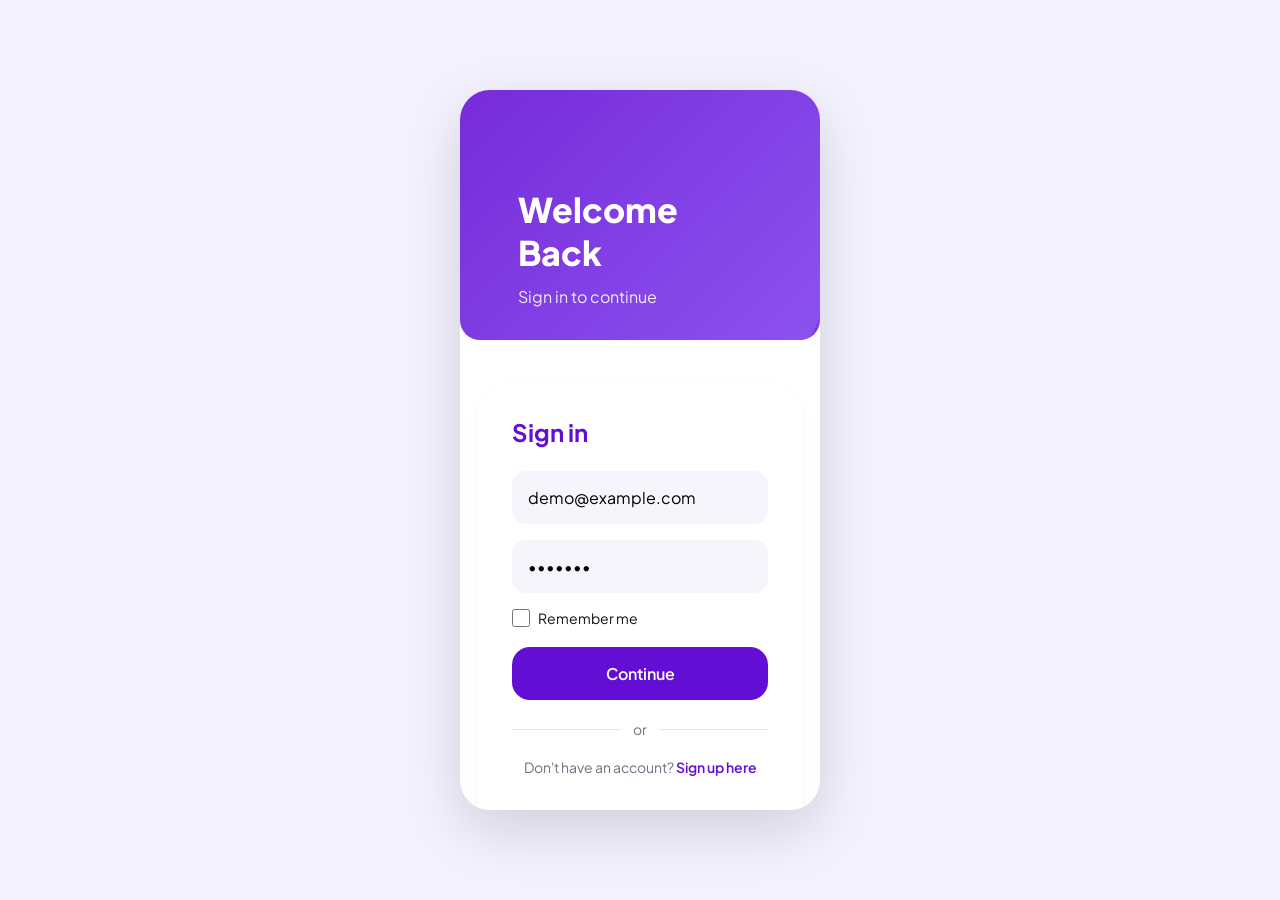
<file: index.html>
<!doctype html>
<html lang="en">
<head>
  <meta charset="utf-8" />
  <meta name="viewport" content="width=device-width,initial-scale=1" />
  <title>Expense Tracker — Dashboard</title>
  <link href="https://fonts.googleapis.com/css2?family=Plus+Jakarta+Sans:wght@400;500;600;700;800&display=swap" rel="stylesheet">
  <link href="assets/css/styles.css" rel="stylesheet">
</head>
<body class="bg-surface text-on-surface font-body-md">
  <aside class="sidebar">
    <div class="brand">
      <h1>Expense Tracker</h1>
      <p class="muted">Wealth Tracker</p>
    </div>
    <nav>
      <a href="index.html" class="nav-item active">Dashboard</a>
      <a href="goal.html" class="nav-item">Goals</a>
      <a href="spending.html" class="nav-item">Spending</a>
      <a href="settings.html" class="nav-item">Settings</a>
    </nav>
    <button id="open-add" class="cta">Add Expense</button>
  </aside>

  <header class="topbar">
    <h2>Dashboard</h2>
    <button id="mobile-menu-btn" class="mobile-menu-btn" aria-label="Menu">☰</button>
    <div class="profile">
      <div class="profile-section">
        <img id="profile-pic" class="profile-pic" alt="Profile" />
        <span id="profile-name" class="profile-name">Guest</span>
        <input id="profile-upload" type="file" accept="image/*" style="display: none;" />
        <button id="upload-btn" class="upload-btn" title="Change profile picture">Change Photo</button>
        <button id="logout-btn" class="logout-btn" title="Sign out">Logout</button>
      </div>
    </div>
  </header>

  <main class="main">
    <section class="hero card vivid-gradient">
      <div class="hero-inner">
        <p class="muted">Total Balance</p>
        <h1 id="total-balance">₹0.00</h1>
        <div class="hero-stats">
          <div class="stat">
            <p class="muted tiny">Income</p>
            <p id="total-income">₹0.00</p>
          </div>
          <div class="stat">
            <p class="muted tiny">Expenses</p>
            <p id="total-expenses">₹0.00</p>
          </div>
        </div>
      </div>
    </section>

    <section class="card salary-card">
      <div class="salary-entry">
        <div>
          <h3>Salary Tracker</h3>
          <p class="muted">Enter your latest salary amount and keep your balance accurate.</p>
          <p class="salary-summary">Current salary: <strong id="salary-value">₹0.00</strong></p>
        </div>
        <div class="salary-form">
          <input id="salary-input" type="number" min="0" placeholder="Enter salary amount" />
          <button id="save-salary" class="btn primary">Save Salary</button>
        </div>
      </div>
    </section>

    <section class="grid">
      <div class="card">
        <h3>Recent Transactions</h3>
        <div id="transactions-list"></div>
        <div class="actions-row">
          <button id="clear-all" class="btn danger" onclick="clearAllData()">Delete All</button>
          <button id="load-more" class="btn">Load More Transactions</button>
        </div>
      </div>

      <aside class="card side">
        <div class="goal-card">
          <h4>Goal: Dream Vacation</h4>
          <p class="big"><span id="goal-amount">₹1200</span> • Saved <strong id="goal-saved">₹400</strong></p>
          <div class="progress"><div id="goal-progress" class="progress-bar"></div></div>
        </div>

        <div class="spending-chart">
          <h4>Spending Trend</h4>
          <div id="chart-bars" class="bars"></div>
        </div>
      </aside>
    </section>
  </main>

  <!-- Add Expense Modal -->
  <div id="modal" class="modal hidden">
    <div class="modal-content card">
      <h3>Add Expense</h3>
      <form id="add-expense-form">
        <label>Title <input required name="title" /></label>
        <label>Amount <input required name="amount" type="number" step="0.01" /></label>
        <label>Category <select name="category"><option>Income</option><option>Food</option><option>Transport</option><option>Bills</option><option>Fun</option></select></label>
        <label>Date <input name="date" type="date" /></label>
        <div class="actions">
          <button type="submit" class="btn primary">Save</button>
          <button type="button" id="close-modal" class="btn">Cancel</button>
        </div>
      </form>
    </div>
  </div>

  <!-- Mobile Floating Add Button -->
  <button class="fab-add" data-target="modal" aria-label="Add Expense">+</button>

  <!-- Mobile navigation overlay -->
  <div id="mobile-nav" class="mobile-nav hidden">
    <nav>
      <a href="index.html">Dashboard</a>
      <a href="goal.html">Goals</a>
      <a href="spending.html">Spending</a>
      <a href="settings.html">Settings</a>
    </nav>
  </div>

  <script>
    function clearAllData(){
      if(confirm('Delete all transactions and reset your tracker?')){
        localStorage.removeItem('expense-tracker:data:v1');
        window.location.reload();
      }
    }
  </script>
  <script src="assets/js/app.js?v=2"></script>
</body>
</html>
</file>
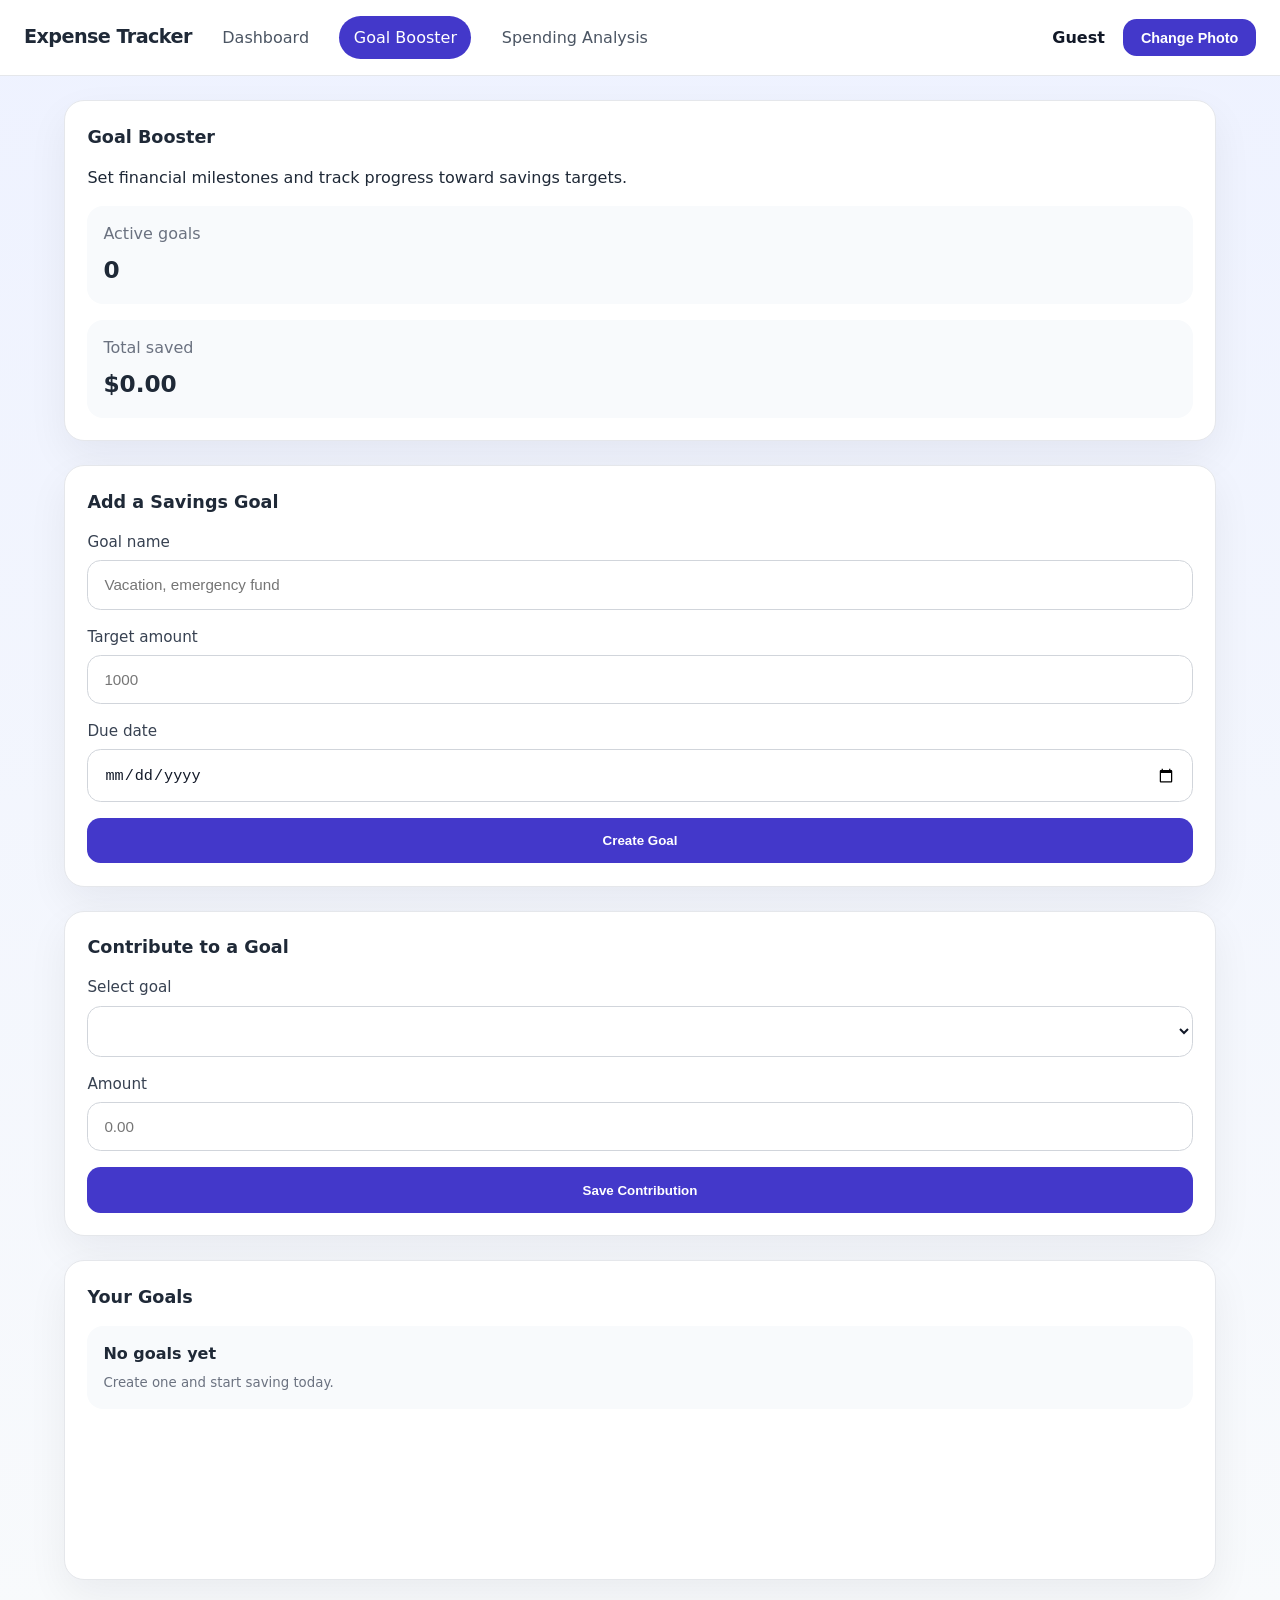
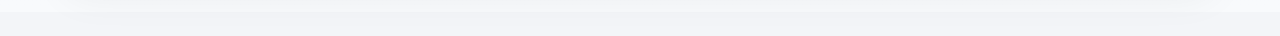
<file: goal-booster.html>
<!DOCTYPE html>
<html lang="en">
<head>
  <meta charset="UTF-8" />
  <meta name="viewport" content="width=device-width, initial-scale=1.0" />
  <title>Expense Tracker - Goal Booster</title>
  <link rel="stylesheet" href="styles.css" />
  <script defer src="script.js"></script>
</head>
<body data-page="goals">
  <header class="topbar">
    <div class="brand">Expense Tracker</div>
    <nav class="nav-links">
      <a href="index.html">Dashboard</a>
      <a href="goal-booster.html" class="active">Goal Booster</a>
      <a href="spending-analysis.html">Spending Analysis</a>
    </nav>
    <div class="profile-section">
      <img id="profile-pic" class="profile-pic" alt="Profile" />
      <span id="profile-name" class="profile-name">Guest</span>
      <input id="profile-upload" type="file" accept="image/*" style="display: none;" />
      <button id="upload-btn" class="upload-btn" title="Change profile picture">Change Photo</button>
    </div>
  </header>

  <main class="layout">
    <section class="panel summary-panel">
      <div class="panel-title">Goal Booster</div>
      <p>Set financial milestones and track progress toward savings targets.</p>
      <div class="goal-summary">
        <article>
          <span>Active goals</span>
          <strong id="active-goals-count">0</strong>
        </article>
        <article>
          <span>Total saved</span>
          <strong id="total-goal-savings">$0.00</strong>
        </article>
      </div>
    </section>

    <section class="panel">
      <div class="panel-title">Add a Savings Goal</div>
      <form id="goal-form" class="form-grid">
        <label>
          Goal name
          <input id="goal-title" type="text" placeholder="Vacation, emergency fund" required />
        </label>

        <label>
          Target amount
          <input id="goal-target" type="number" min="0" step="10" placeholder="1000" required />
        </label>

        <label>
          Due date
          <input id="goal-deadline" type="date" required />
        </label>

        <button type="submit" class="primary">Create Goal</button>
      </form>
    </section>

    <section class="panel">
      <div class="panel-title">Contribute to a Goal</div>
      <form id="contribution-form" class="form-grid">
        <label>
          Select goal
          <select id="contribution-goal"></select>
        </label>

        <label>
          Amount
          <input id="contribution-amount" type="number" min="0.01" step="0.01" placeholder="0.00" required />
        </label>

        <button type="submit" class="primary">Save Contribution</button>
      </form>
    </section>

    <section class="panel goal-panel">
      <div class="panel-title">Your Goals</div>
      <div id="goal-list" class="goal-list"></div>
    </section>
  </main>
</body>
</html>
</file>
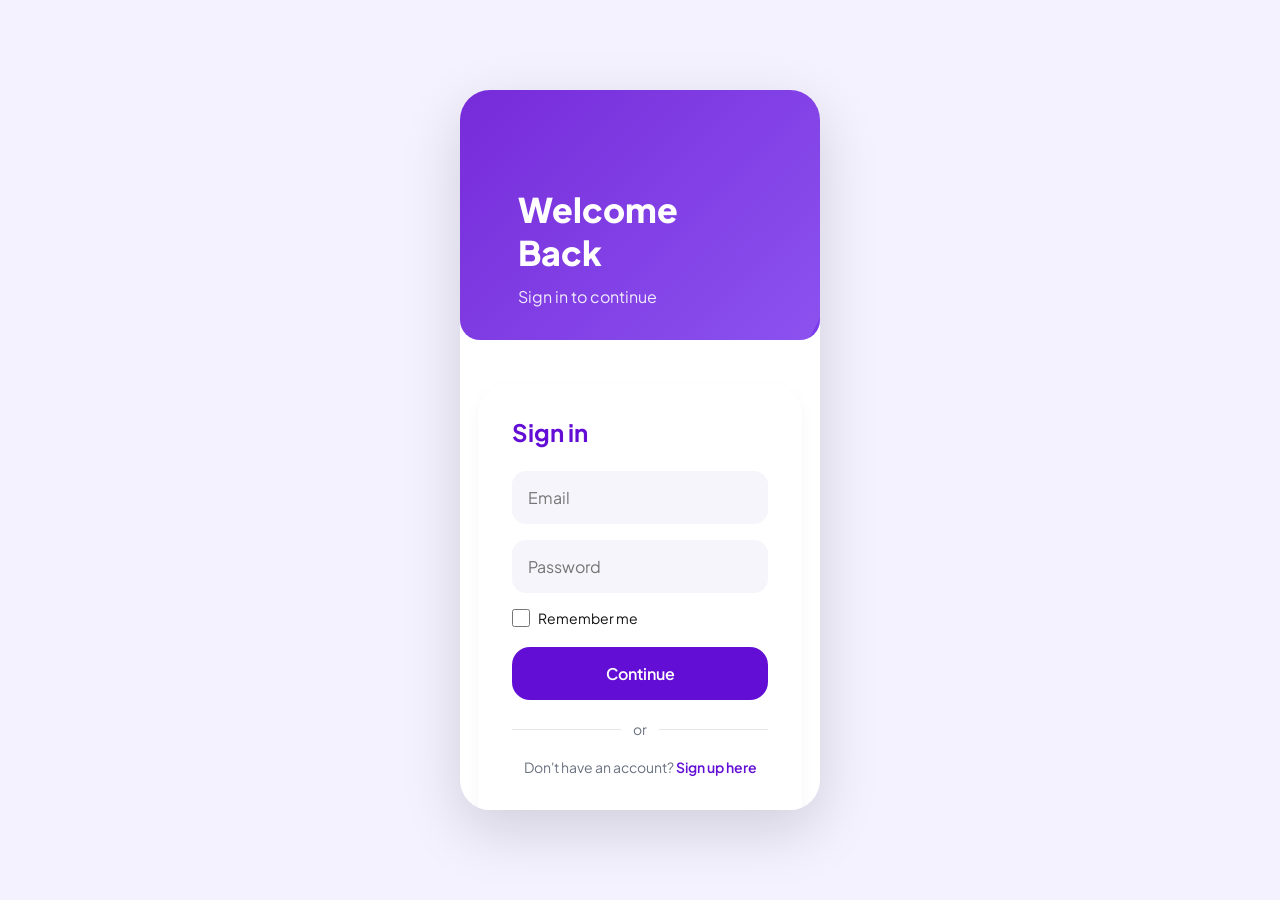
<file: goal.html>
<!doctype html>
<html lang="en">
<head>
  <meta charset="utf-8" />
  <meta name="viewport" content="width=device-width,initial-scale=1" />
  <title>Expense Tracker — Goal Booster</title>
  <link href="https://fonts.googleapis.com/css2?family=Plus+Jakarta+Sans:wght@400;500;600;700;800&display=swap" rel="stylesheet">
  <link href="assets/css/styles.css" rel="stylesheet">
</head>
<body class="bg-surface text-on-surface font-body-md">
  <aside class="sidebar">
    <div class="brand">
      <h1>Expense Tracker</h1>
      <p class="muted">Wealth Tracker</p>
    </div>
    <nav>
      <a href="index.html" class="nav-item">Dashboard</a>
      <a href="goal.html" class="nav-item active">Goals</a>
      <a href="spending.html" class="nav-item">Spending</a>
      <a href="settings.html" class="nav-item">Settings</a>
    </nav>
    <button id="open-add-2" class="cta">Add Expense</button>
  </aside>

  <header class="topbar">
    <h2>Goal Booster</h2>
    <button id="mobile-menu-btn" class="mobile-menu-btn" aria-label="Menu">☰</button>
    <div class="profile">
      <div class="profile-section">
        <img id="profile-pic" class="profile-pic" alt="Profile" />
        <span id="profile-name" class="profile-name">Guest</span>
        <input id="profile-upload" type="file" accept="image/*" style="display: none;" />
        <button id="upload-btn" class="upload-btn" title="Change profile picture">Change Photo</button>
        <button id="logout-btn" class="logout-btn" title="Sign out">Logout</button>
      </div>
    </div>
  </header>

  <main class="main">
    <section class="card p-8 goal-form-card">
      <h3>Create Your Goal</h3>
      <p class="muted">Enter your savings goal and track your progress.</p>
      <form id="goal-form" class="goal-input-form">
        <label>Goal Name <input id="goal-name-input" type="text" placeholder="e.g., Dream Vacation" required /></label>
        <label>Target Amount (₹) <input id="goal-target-input" type="number" placeholder="e.g., 50000" min="0" step="100" required /></label>
        <label>Amount Saved (₹) <input id="goal-saved-input" type="number" placeholder="e.g., 5000" min="0" step="100" /></label>
        <label>Monthly Deposit (₹) <input id="goal-monthly-input" type="number" placeholder="e.g., 600" min="0" step="50" /></label>
        <div class="goal-form-actions">
          <button type="submit" class="btn primary">Save Goal</button>
          <button type="button" id="clear-goal" class="btn outline">Clear Goal</button>
        </div>
      </form>
    </section>

    <section class="card tactile-card p-8">
      <div class="goal-hero">
        <div class="icon">✈️</div>
        <div>
          <p class="muted">Target</p>
          <h3 id="goal-title">Dream Vacation</h3>
          <p>Target: <strong id="goal-target">₹1200</strong> • Saved: <strong id="goal-saved-2">₹400</strong></p>
          <p style="margin-top: 12px; font-size: 18px; font-weight: 600; color: #333;">Months to reach: <strong id="months-to-reach" style="color: #630ed4; font-size: 22px;">1</strong></p>
          <div id="goal-celebration" class="goal-celebration">🎉 Goal reached! Time to celebrate. 🎉</div>
          <div id="goal-confetti" class="goal-confetti"></div>
        </div>
        <div class="percent"><span id="goal-percent">33%</span></div>
      </div>
      <div class="goal-advice-section">
        <h4>Goal Advice</h4>
        <p id="goal-advice" class="goal-advice">We’ll tell you how much to save and which spending to trim so you can reach your goal faster.</p>
        <p id="goal-advice-category" class="muted goal-advice-category"></p>
      </div>
    </section>

    <section class="card p-8">
      <h4>Boost Speed</h4>
      <p>Choose how fast you want to reach your destination.</p>
      <div class="boosts">
        <button id="toggle-standard" class="btn outline">Standard Track<br/><strong>₹400/mo</strong></button>
        <button id="toggle-fast" class="btn primary">Fast Track<br/><strong>₹600/mo</strong></button>
      </div>
    </section>

    <section class="card p-8">
      <label for="speed-slider">Fine-Tune Monthly Deposit</label>
      <input id="speed-slider" type="range" min="100" max="1000" step="50" value="600" />
      <div class="range-values"><span>₹100</span><span id="recommended">Recommended: ₹600</span><span>₹1,000</span></div>
      <button id="boost-now" class="btn primary">Boost Now</button>
    </section>

    <section class="card p-8">
      <h4>Save Remaining Month</h4>
      <p>Send leftover budget from this month's salary and expenses directly into the goal.</p>
      <button id="save-monthly-remains" class="btn primary">Save Month Remainder</button>
    </section>
  </main>

  <!-- reuse modal -->
  <div id="modal-2" class="modal hidden">
    <div class="modal-content card">
      <h3>Add Expense</h3>
      <form id="add-expense-form-2">
        <label>Title <input required name="title" /></label>
        <label>Amount <input required name="amount" type="number" step="0.01" /></label>
        <label>Category <select name="category"><option>Income</option><option>Food</option><option>Transport</option><option>Bills</option><option>Fun</option></select></label>
        <label>Date <input name="date" type="date" /></label>
        <div class="actions">
          <button type="submit" class="btn primary">Save</button>
          <button type="button" id="close-modal-2" class="btn">Cancel</button>
        </div>
      </form>
    </div>
  </div>

  <script src="assets/js/app.js?v=2"></script>
    <!-- Mobile Floating Add Button -->
    <button class="fab-add" data-target="modal-2" aria-label="Add Expense">+</button>
    <div id="mobile-nav" class="mobile-nav hidden">
      <nav>
        <a href="index.html">Dashboard</a>
        <a href="goal.html">Goals</a>
        <a href="spending.html">Spending</a>
        <a href="settings.html">Settings</a>
      </nav>
    </div>
</body>
</html>
</file>
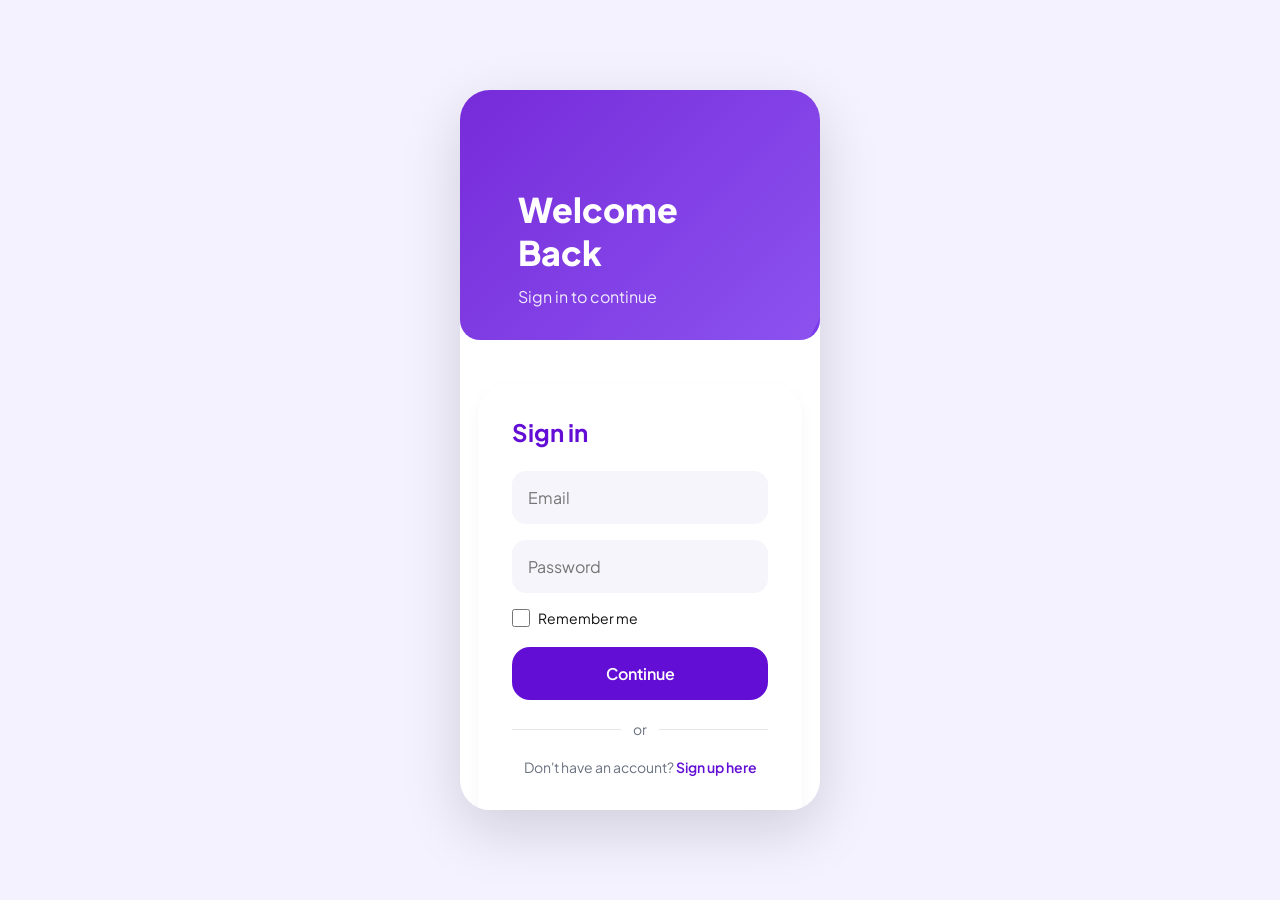
<file: login.html>
<!doctype html>
<html lang="en">
<head>
  <meta charset="utf-8" />
  <meta name="viewport" content="width=device-width,initial-scale=1" />
  <title>Expense Tracker — Login</title>
  <link href="https://fonts.googleapis.com/css2?family=Plus+Jakarta+Sans:wght@400;500;600;700;800&display=swap" rel="stylesheet">
  <link href="assets/css/styles.css" rel="stylesheet">
  <style>
    * {
      margin: 0;
      padding: 0;
      box-sizing: border-box;
    }

    body {
      background: #f4f2ff;
      height: 100vh;
      display: grid;
      place-items: center;
      font-family: 'Plus Jakarta Sans', system-ui;
    }

    .phone {
      width: 360px;
      height: 720px;
      background: white;
      border-radius: 30px;
      overflow: hidden;
      position: relative;
      box-shadow: 0 20px 60px rgba(0,0,0,.15);
    }

    .hero {
      position: absolute;
      inset: 0;
      background: linear-gradient(135deg, var(--primary), #7c3aed);
      transition: .8s cubic-bezier(.2,.8,.2,1);
    }

    .blob {
      position: absolute;
      width: 500px;
      height: 500px;
      background: rgba(255,255,255,.12);
      border-radius: 45%;
      top: -140px;
      left: -120px;
      animation: rotate 18s linear infinite;
    }

    @keyframes rotate {
      to { transform: rotate(360deg); }
    }

    .hero-content {
      color: white;
      padding: 70px 30px;
    }

    .hero h1 {
      font-size: 34px;
      font-weight: 800;
    }

    .hero p {
      margin-top: 12px;
      opacity: .9;
      font-size: 16px;
    }

    .card {
      position: absolute;
      bottom: -420px;
      left: 18px;
      right: 18px;
      background: white;
      border-radius: 32px 32px 0 0;
      padding: 34px;
      transition: .8s cubic-bezier(.2,.8,.2,1);
    }

    .card h2 {
      color: var(--primary);
      margin-bottom: 24px;
      font-size: 24px;
    }

    .input {
      width: 100%;
      padding: 16px;
      margin-bottom: 16px;
      border: none;
      background: #f5f5fb;
      border-radius: 14px;
      font-family: 'Plus Jakarta Sans', system-ui;
      font-size: 16px;
      transition: background 0.2s ease;
    }

    .input:focus {
      outline: none;
      background: #efefff;
    }

    .remember-section {
      display: flex;
      align-items: center;
      margin-bottom: 20px;
      font-size: 14px;
    }

    .remember-section input {
      width: 18px;
      height: 18px;
      margin-right: 8px;
      cursor: pointer;
    }

    .remember-section label {
      cursor: pointer;
      margin: 0;
    }

    .btn {
      width: 100%;
      padding: 16px;
      border: none;
      border-radius: 18px;
      background: var(--primary);
      color: white;
      font-size: 16px;
      font-weight: 600;
      cursor: pointer;
      transition: background 0.2s ease;
    }

    .btn:hover {
      background: #7c3aed;
    }

    .btn:active {
      transform: scale(0.98);
    }

    .divider {
      display: flex;
      align-items: center;
      margin: 20px 0;
      gap: 12px;
      color: var(--muted);
      font-size: 14px;
    }

    .divider::before,
    .divider::after {
      content: '';
      flex: 1;
      height: 1px;
      background: #e6e6e9;
    }

    .signup-link {
      text-align: center;
      margin-top: 16px;
      font-size: 14px;
      color: var(--muted);
    }

    .signup-link a {
      color: var(--primary);
      text-decoration: none;
      font-weight: 600;
      transition: opacity 0.2s ease;
    }

    .signup-link a:hover {
      opacity: 0.8;
    }

    .error-message {
      background: #f8d7da;
      color: #842029;
      padding: 12px;
      border-radius: 8px;
      margin-bottom: 16px;
      font-size: 14px;
      display: none;
    }

    .error-message.show {
      display: block;
    }

    .phone.open .hero {
      height: 250px;
    }

    .phone.open .card {
      bottom: 0;
    }
  </style>
</head>
<body>
  <div class="phone" id="phone">
    <div class="hero">
      <div class="blob"></div>
      <div class="hero-content">
        <h1>Welcome Back</h1>
        <p>Sign in to continue</p>
      </div>
    </div>

    <div class="card">
      <h2>Sign in</h2>
      
      <div class="error-message" id="error-message"></div>

      <form id="login-form">
        <input
          id="email"
          class="input"
          type="email"
          placeholder="Email"
          required />

        <input
          id="password"
          class="input"
          type="password"
          placeholder="Password"
          required />

        <div class="remember-section">
          <input id="remember" type="checkbox" />
          <label for="remember">Remember me</label>
        </div>

        <button type="submit" class="btn">Continue</button>
      </form>

      <div class="divider">or</div>

      <div class="signup-link">
        Don't have an account? <a href="register.html">Sign up here</a>
      </div>
    </div>
  </div>

  <script>
    const LOGIN_KEY = 'expenseTracker.currentUser';
    const USERS_KEY = 'expenseTracker.users';

    function getUsers() {
      const users = localStorage.getItem(USERS_KEY);
      return users ? JSON.parse(users) : [];
    }

    function saveUser(email, password) {
      const users = getUsers();
      const userExists = users.find(u => u.email === email);
      if (userExists) return false;
      users.push({ email, password, createdAt: new Date().toISOString() });
      localStorage.setItem(USERS_KEY, JSON.stringify(users));
      return true;
    }

    function verifyUser(email, password) {
      const users = getUsers();
      return users.find(u => u.email === email && u.password === password);
    }

    function setCurrentUser(email) {
      localStorage.setItem(LOGIN_KEY, JSON.stringify({ email, loginTime: new Date().toISOString() }));
    }

    function showError(message) {
      const errorDiv = document.getElementById('error-message');
      errorDiv.textContent = message;
      errorDiv.classList.add('show');
      setTimeout(() => errorDiv.classList.remove('show'), 4000);
    }

    function animateCard() {
      document.getElementById('phone').classList.add('open');
    }

    document.getElementById('login-form').addEventListener('submit', (e) => {
      e.preventDefault();
      const email = document.getElementById('email').value;
      const password = document.getElementById('password').value;
      const remember = document.getElementById('remember').checked;

      // Demo: If no users exist, auto-create demo account
      if (getUsers().length === 0) {
        saveUser('demo@example.com', 'demo123');
      }

      const user = verifyUser(email, password);
      if (!user) {
        showError('Invalid email or password');
        return;
      }

      setCurrentUser(email);
      if (remember) {
        localStorage.setItem('expenseTracker.rememberMe', 'true');
      }

      window.location.href = 'index.html';
    });

    // Check if user is already logged in
    window.addEventListener('DOMContentLoaded', () => {
      const currentUser = localStorage.getItem(LOGIN_KEY);
      if (currentUser) {
        window.location.href = 'index.html';
      }

      // Auto-fill demo credentials for testing
      const users = getUsers();
      if (users.length === 0) {
        saveUser('demo@example.com', 'demo123');
        document.getElementById('email').value = 'demo@example.com';
        document.getElementById('password').value = 'demo123';
      }

      // Trigger animation on load
      setTimeout(animateCard, 300);
    });
  </script>
</body>
</html>
</file>
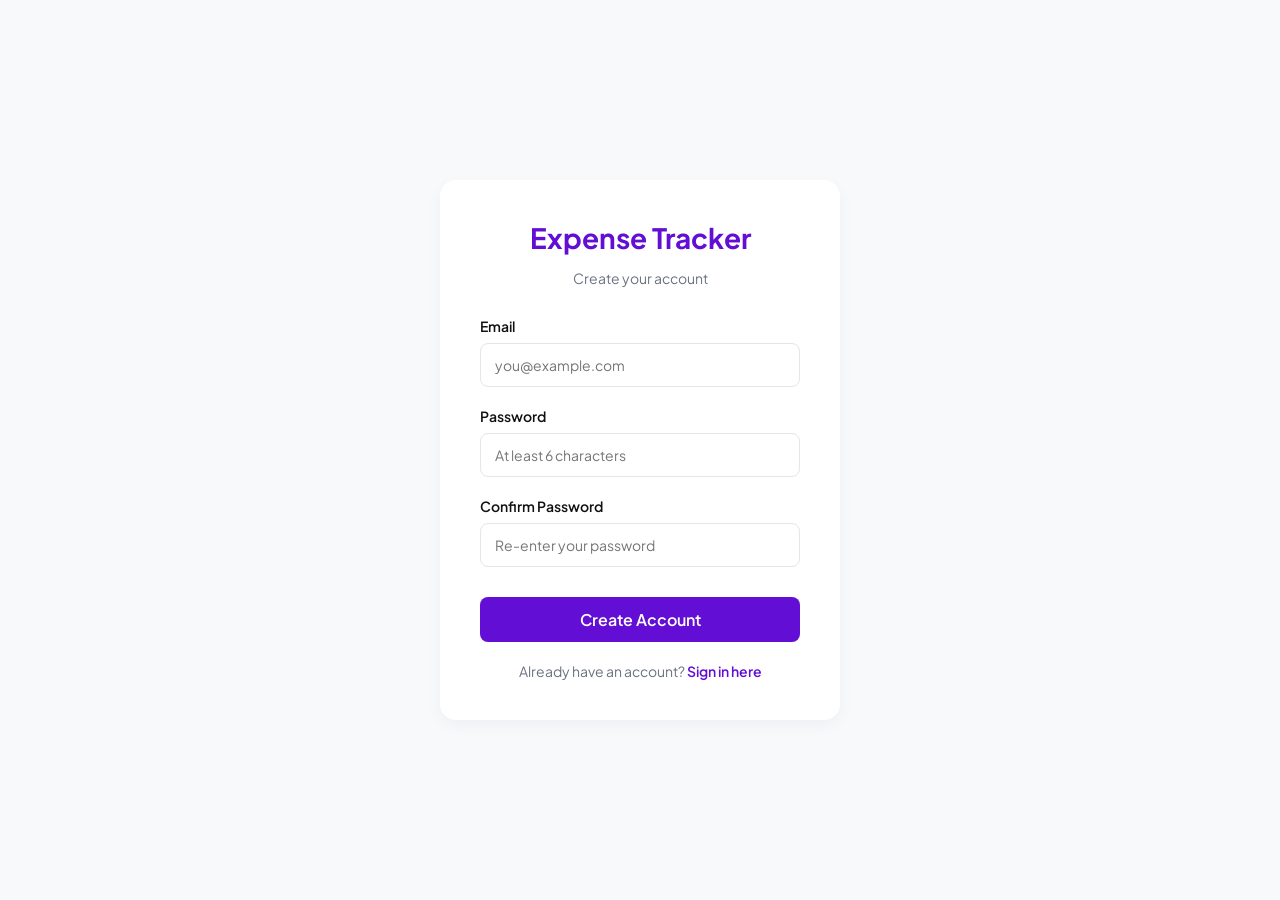
<file: register.html>
<!doctype html>
<html lang="en">
<head>
  <meta charset="utf-8" />
  <meta name="viewport" content="width=device-width,initial-scale=1" />
  <title>Expense Tracker — Register</title>
  <link href="https://fonts.googleapis.com/css2?family=Plus+Jakarta+Sans:wght@400;500;600;700;800&display=swap" rel="stylesheet">
  <link href="assets/css/styles.css" rel="stylesheet">
  <style>
    .login-container {
      display: flex;
      align-items: center;
      justify-content: center;
      min-height: 100vh;
      background: var(--bg);
    }
    .login-card {
      background: var(--surface);
      border-radius: 16px;
      box-shadow: 0 6px 16px rgba(16,24,40,0.04);
      padding: 40px;
      width: 100%;
      max-width: 400px;
    }
    .login-card h1 {
      margin: 0 0 10px;
      color: var(--primary);
      font-size: 28px;
      text-align: center;
    }
    .login-card .subtitle {
      text-align: center;
      color: var(--muted);
      margin-bottom: 30px;
      font-size: 14px;
    }
    .form-group {
      margin-bottom: 20px;
    }
    .form-group label {
      display: block;
      margin-bottom: 8px;
      font-weight: 600;
      color: #111;
      font-size: 14px;
    }
    .form-group input {
      width: 100%;
      padding: 12px 14px;
      border: 1px solid #e6e6e9;
      border-radius: 8px;
      font-size: 14px;
      font-family: 'Plus Jakarta Sans', system-ui;
      transition: border-color 0.2s ease;
    }
    .form-group input:focus {
      outline: none;
      border-color: var(--primary);
      box-shadow: 0 0 0 3px rgba(99,14,212,0.1);
    }
    .signup-btn {
      width: 100%;
      padding: 12px;
      background: var(--primary);
      color: #fff;
      border: none;
      border-radius: 8px;
      font-weight: 600;
      font-size: 16px;
      cursor: pointer;
      transition: background 0.2s ease;
      margin-top: 10px;
    }
    .signup-btn:hover {
      background: #7c3aed;
    }
    .signup-btn:active {
      transform: scale(0.98);
    }
    .login-link {
      text-align: center;
      margin-top: 20px;
      font-size: 14px;
      color: var(--muted);
    }
    .login-link a {
      color: var(--primary);
      text-decoration: none;
      font-weight: 600;
      transition: opacity 0.2s ease;
    }
    .login-link a:hover {
      opacity: 0.8;
    }
    .error-message {
      background: #f8d7da;
      color: #842029;
      padding: 12px;
      border-radius: 8px;
      margin-bottom: 20px;
      font-size: 14px;
      display: none;
    }
    .error-message.show {
      display: block;
    }
    .success-message {
      background: #d4edda;
      color: #155724;
      padding: 12px;
      border-radius: 8px;
      margin-bottom: 20px;
      font-size: 14px;
      display: none;
    }
    .success-message.show {
      display: block;
    }
  </style>
</head>
<body class="bg-surface text-on-surface font-body-md">
  <div class="login-container">
    <div class="login-card">
      <h1>Expense Tracker</h1>
      <p class="subtitle">Create your account</p>
      
      <div class="error-message" id="error-message"></div>
      <div class="success-message" id="success-message"></div>

      <form id="register-form">
        <div class="form-group">
          <label for="email">Email</label>
          <input id="email" type="email" placeholder="you@example.com" required />
        </div>

        <div class="form-group">
          <label for="password">Password</label>
          <input id="password" type="password" placeholder="At least 6 characters" minlength="6" required />
        </div>

        <div class="form-group">
          <label for="confirm-password">Confirm Password</label>
          <input id="confirm-password" type="password" placeholder="Re-enter your password" required />
        </div>

        <button type="submit" class="signup-btn">Create Account</button>
      </form>

      <div class="login-link">
        Already have an account? <a href="login.html">Sign in here</a>
      </div>
    </div>
  </div>

  <script>
    const USERS_KEY = 'expenseTracker.users';

    function getUsers() {
      const users = localStorage.getItem(USERS_KEY);
      return users ? JSON.parse(users) : [];
    }

    function saveUser(email, password) {
      const users = getUsers();
      const userExists = users.find(u => u.email === email);
      if (userExists) return false;
      users.push({ email, password, createdAt: new Date().toISOString() });
      localStorage.setItem(USERS_KEY, JSON.stringify(users));
      return true;
    }

    function showError(message) {
      const errorDiv = document.getElementById('error-message');
      errorDiv.textContent = message;
      errorDiv.classList.add('show');
      setTimeout(() => errorDiv.classList.remove('show'), 4000);
    }

    function showSuccess(message) {
      const successDiv = document.getElementById('success-message');
      successDiv.textContent = message;
      successDiv.classList.add('show');
    }

    document.getElementById('register-form').addEventListener('submit', (e) => {
      e.preventDefault();
      const email = document.getElementById('email').value;
      const password = document.getElementById('password').value;
      const confirmPassword = document.getElementById('confirm-password').value;

      if (password !== confirmPassword) {
        showError('Passwords do not match');
        return;
      }

      if (password.length < 6) {
        showError('Password must be at least 6 characters');
        return;
      }

      if (!saveUser(email, password)) {
        showError('Email already registered. Please login instead.');
        return;
      }

      showSuccess('Account created successfully! Redirecting to login...');
      setTimeout(() => {
        window.location.href = 'login.html';
      }, 1500);
    });

    // Check if user is already logged in
    window.addEventListener('DOMContentLoaded', () => {
      const currentUser = localStorage.getItem('expenseTracker.currentUser');
      if (currentUser) {
        window.location.href = 'index.html';
      }
    });
  </script>
</body>
</html>
</file>
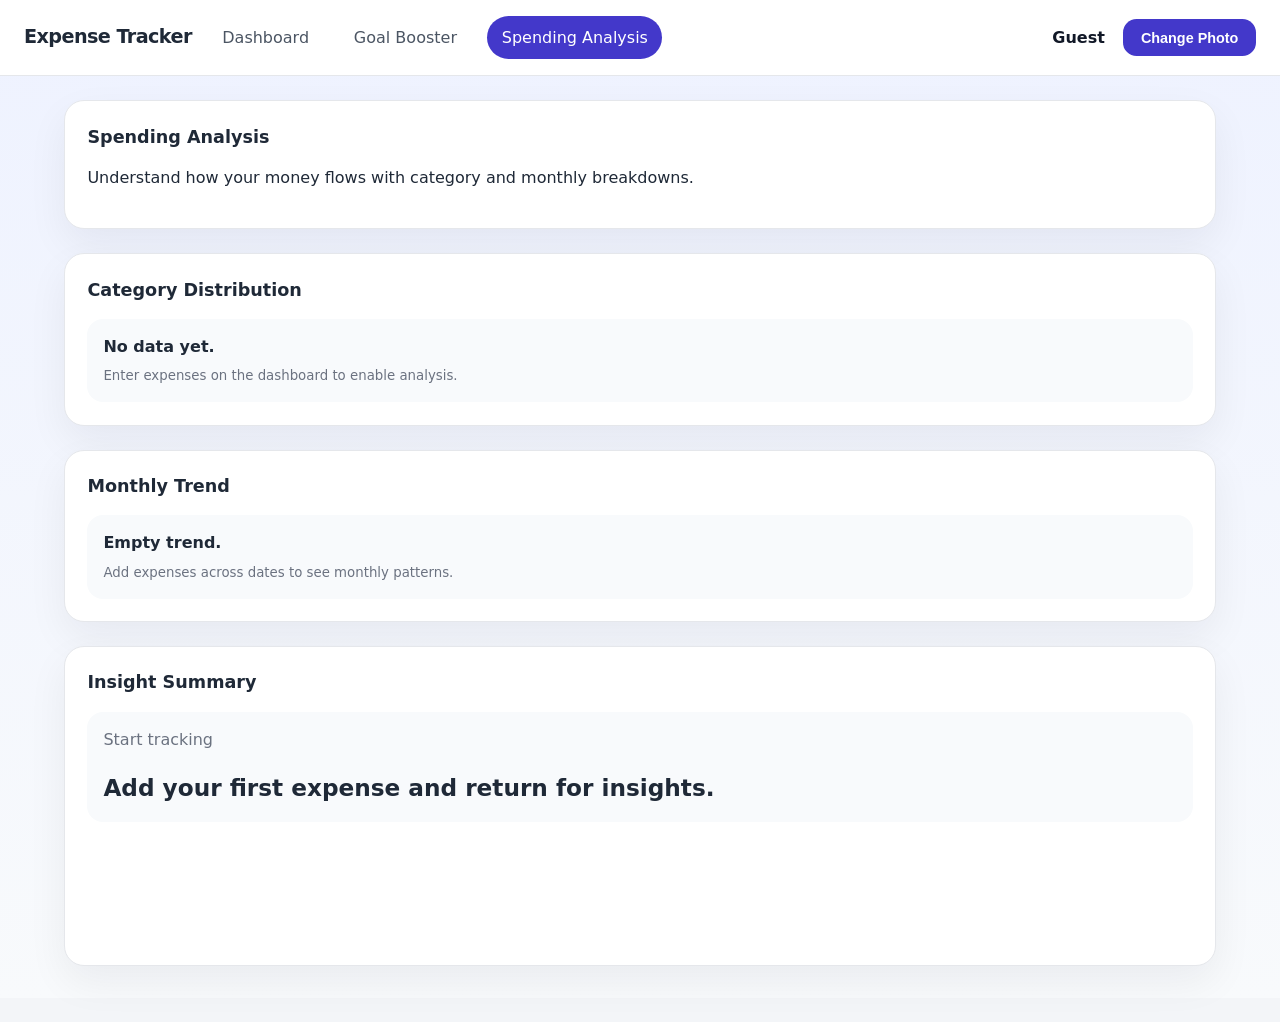
<file: spending-analysis.html>
<!DOCTYPE html>
<html lang="en">
<head>
  <meta charset="UTF-8" />
  <meta name="viewport" content="width=device-width, initial-scale=1.0" />
  <title>Expense Tracker - Spending Analysis</title>
  <link rel="stylesheet" href="styles.css" />
  <script defer src="script.js"></script>
</head>
<body data-page="analysis">
  <header class="topbar">
    <div class="brand">Expense Tracker</div>
    <nav class="nav-links">
      <a href="index.html">Dashboard</a>
      <a href="goal-booster.html">Goal Booster</a>
      <a href="spending-analysis.html" class="active">Spending Analysis</a>
    </nav>
    <div class="profile-section">
      <img id="profile-pic" class="profile-pic" alt="Profile" />
      <span id="profile-name" class="profile-name">Guest</span>
      <input id="profile-upload" type="file" accept="image/*" style="display: none;" />
      <button id="upload-btn" class="upload-btn" title="Change profile picture">Change Photo</button>
    </div>
  </header>

  <main class="layout">
    <section class="panel summary-panel">
      <div class="panel-title">Spending Analysis</div>
      <p>Understand how your money flows with category and monthly breakdowns.</p>
    </section>

    <section class="panel">
      <div class="panel-title">Category Distribution</div>
      <div id="category-chart" class="chart-grid"></div>
    </section>

    <section class="panel">
      <div class="panel-title">Monthly Trend</div>
      <div id="trend-chart" class="trend-chart"></div>
    </section>

    <section class="panel analysis-panel">
      <div class="panel-title">Insight Summary</div>
      <div id="analysis-insights" class="insight-grid"></div>
    </section>
  </main>
</body>
</html>
</file>
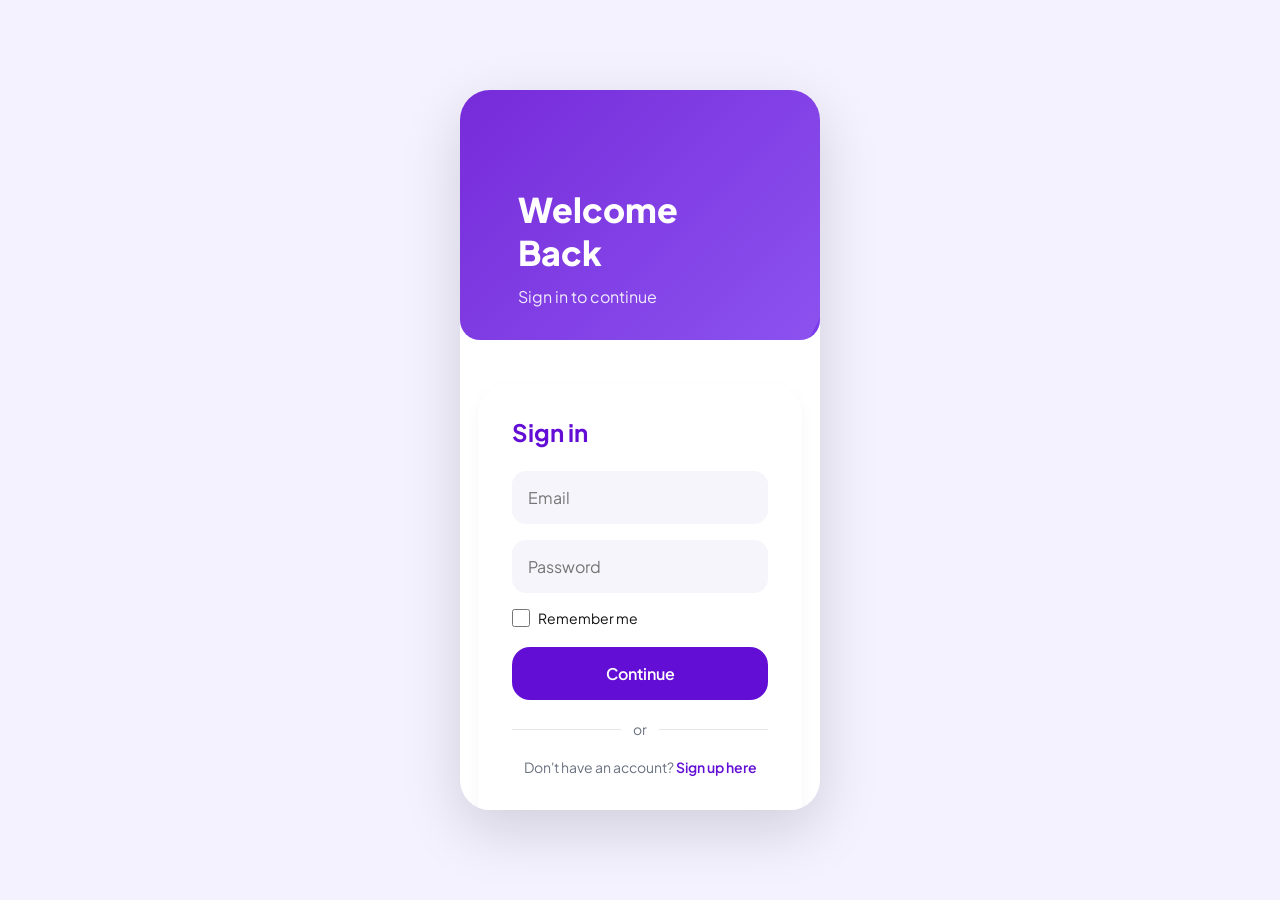
<file: spending.html>
<!doctype html>
<html lang="en">
<head>
  <meta charset="utf-8" />
  <meta name="viewport" content="width=device-width,initial-scale=1" />
  <title>Expense Tracker — Spending Analysis</title>
  <link href="https://fonts.googleapis.com/css2?family=Plus+Jakarta+Sans:wght@400;500;600;700;800&display=swap" rel="stylesheet">
  <link href="assets/css/styles.css" rel="stylesheet">
</head>
<body class="bg-surface text-on-surface font-body-md">
  <aside class="sidebar">
    <div class="brand">
      <h1>Expense Tracker</h1>
      <p class="muted">Wealth Tracker</p>
    </div>
    <nav>
      <a href="index.html" class="nav-item">Dashboard</a>
      <a href="goal.html" class="nav-item">Goals</a>
      <a href="spending.html" class="nav-item active">Spending</a>
      <a href="settings.html" class="nav-item">Settings</a>
    </nav>
    <button id="open-add-3" class="cta">Add Expense</button>
  </aside>

  <header class="topbar">
    <h2>Spending Analysis</h2>
    <button id="mobile-menu-btn" class="mobile-menu-btn" aria-label="Menu">☰</button>
    <div class="profile">
      <div class="profile-section">
        <img id="profile-pic" class="profile-pic" alt="Profile" />
        <span id="profile-name" class="profile-name">Guest</span>
        <input id="profile-upload" type="file" accept="image/*" style="display: none;" />
        <button id="upload-btn" class="upload-btn" title="Change profile picture">Change Photo</button>
        <button id="logout-btn" class="logout-btn" title="Sign out">Logout</button>
      </div>
    </div>
  </header>

  <main class="main">
    <section class="card">
      <h3>Category Distribution</h3>
      <div id="donut" class="donut"></div>
    </section>

    <section class="card">
      <h3>Detailed Breakdown</h3>
      <div id="breakdown-list"></div>
    </section>
  </main>

  <script src="assets/js/app.js?v=2"></script>
  <!-- Mobile Floating Add Button -->
  <button class="fab-add" data-target="modal" aria-label="Add Expense">+</button>
  <div id="mobile-nav" class="mobile-nav hidden">
    <nav>
      <a href="index.html">Dashboard</a>
      <a href="goal.html">Goals</a>
      <a href="spending.html">Spending</a>
      <a href="settings.html">Settings</a>
    </nav>
  </div>
</body>
</html>
</file>
<file: assets/css/styles.css>
:root{--primary:#630ed4;--bg:#f7f9fb;--surface:#ffffff;--muted:#6b7280}
*{box-sizing:border-box;font-family:'Plus Jakarta Sans',system-ui,Segoe UI,Roboto,"Helvetica Neue",Arial}
body{margin:0;background:var(--bg);color:#111}
.sidebar{position:fixed;left:0;top:0;width:240px;height:100vh;padding:24px;background:var(--surface);box-shadow:8px 0 24px rgba(99,14,212,0.06);display:flex;flex-direction:column}
.sidebar .brand h1{margin:0;color:var(--primary);font-size:20px}
.sidebar .muted{color:var(--muted)}
.nav-item{display:block;padding:10px 6px;margin-top:8px;color:#333;text-decoration:none;border-radius:10px}
.nav-item.active{background:linear-gradient(90deg,var(--primary),#7c3aed);color:#fff}
.cta{margin-top:auto;padding:12px;border-radius:10px;background:var(--primary);color:#fff;border:none}
.topbar{margin-left:240px;padding:24px;background:transparent;display:flex;justify-content:space-between;align-items:center}
.main{margin-left:240px;padding:24px}
.card{background:var(--surface);padding:18px;border-radius:16px;box-shadow:0 6px 16px rgba(16,24,40,0.04);}
.vivid-gradient{background:linear-gradient(135deg,var(--primary),#7c3aed);color:#fff}
.hero{border-radius:20px;padding:28px;margin-bottom:18px}
.hero .muted{opacity:0.9}
.hero-stats{display:flex;gap:20px;margin-top:10px}
.stat .tiny{font-size:11px}
.grid{display:grid;grid-template-columns:1fr 340px;gap:20px}
.side{padding:16px}
#transactions-list .tx{display:flex;justify-content:space-between;padding:10px;border-radius:12px;margin-bottom:8px;background:linear-gradient(180deg,#fff,#fbfcff)}
.tx .muted{font-size:12px;color:var(--muted)}
.transaction-actions{display:flex;align-items:center;gap:12px}
.delete-btn{padding:6px 10px;background:#f8d7da;color:#842029;border:none;border-radius:999px;font-size:12px;cursor:pointer;transition:background 0.2s ease}
.delete-btn:hover{background:#f1aeb5}
.salary-card{margin-top:20px;padding:20px;background:#fff;border-radius:20px;box-shadow:0 12px 30px rgba(16,24,40,0.08);}
.salary-entry{display:flex;flex-wrap:wrap;justify-content:space-between;align-items:center;gap:20px}
.salary-entry h3{margin:0;font-size:1.2rem}
.salary-entry .salary-summary{margin:10px 0 0;font-size:1rem;color:#111}
.salary-form{display:flex;gap:10px;flex-wrap:wrap;align-items:center}
.salary-form input{padding:12px 14px;border:1px solid #e6e6e9;border-radius:14px;width:180px}
.salary-form .btn{padding:12px 18px}
.amount.pos{color:green}
.amount.neg{color:#ba1a1a}
.progress{background:#eceef0;height:10px;border-radius:999px;margin-top:8px}
.progress-bar{height:10px;background:linear-gradient(90deg,var(--primary),#7c3aed);width:33%;border-radius:999px}
.modal{position:fixed;inset:0;display:flex;align-items:center;justify-content:center;background:rgba(0,0,0,0.4)}
.modal.hidden{display:none}
.modal-content{width:380px;padding:18px}
.modal-content label{display:block;margin-bottom:8px}
.modal-content input, .modal-content select{width:100%;padding:8px;margin-top:6px;border-radius:8px;border:1px solid #e6e6e9}
.actions{display:flex;gap:8px;justify-content:flex-end;margin-top:12px}
.goal-form-card{margin-bottom:20px}
.goal-input-form{display:flex;flex-direction:column;gap:12px}
.goal-input-form label{display:flex;flex-direction:column;font-size:14px;font-weight:600}
.goal-input-form input{padding:10px;margin-top:6px;border:1px solid #e6e6e9;border-radius:12px;font-size:14px}
.goal-input-form input:focus{border-color:var(--primary);box-shadow:0 0 0 2px rgba(99,14,212,0.1)}
.goal-input-form .btn{margin-top:8px}
.goal-advice-section{margin-top:18px;padding:16px;background:#f8f5ff;border-radius:16px;border:1px solid #ece8ff}
.goal-advice-section h4{margin:0 0 8px;font-size:1rem;color:#4338ca}
.goal-advice{margin:0;color:#111;line-height:1.6}
.goal-advice-category{margin-top:8px;color:#4b5563}
.goal-celebration{margin-top:14px;font-size:20px;font-weight:700;color:#1a7f37;opacity:0;transform:scale(0.9);transition:all 0.3s ease}
.goal-celebration.active{opacity:1;transform:scale(1);animation: celebration-pop 0.8s ease forwards}
.goal-confetti{position:fixed;top:0;left:0;inset:0;pointer-events:none;overflow:hidden;width:100%;height:100%}
.goal-confetti.active{animation:screen-flash 0.4s ease}
.goal-confetti .confetti-piece{position:fixed;width:10px;height:10px;background:transparent;opacity:0.9;animation: confetti-fall 2s ease-in forwards}
.goal-confetti .confetti-piece:nth-child(odd){border-radius:3px}
.goal-confetti .confetti-piece:nth-child(even){border-radius:50%}
.goal-confetti .party-popper{position:fixed;font-size:40px;opacity:1;animation:popper-blast 1.2s ease-in-out forwards}
.btn.primary{background:var(--primary);color:#fff;border:none}
.btn.danger{background:#d9534f;color:#fff;border:none}
.btn.danger:hover{background:#c9302c}
@keyframes celebration-pop{0%{transform:scale(0.9) rotate(-5deg);opacity:0}50%{transform:scale(1.1) rotate(3deg);opacity:1}100%{transform:scale(1) rotate(0);opacity:1}}
@keyframes confetti-fall{0%{transform:translateY(-100px) rotateX(0) rotateZ(0deg);opacity:1}100%{transform:translateY(800px) rotateX(360deg) rotateZ(360deg);opacity:0}}
@keyframes popper-blast{0%{transform:translate(0,0) scale(1);opacity:1}100%{transform:translate(var(--tx),var(--ty)) scale(0);opacity:0}}
@keyframes screen-flash{0%{background:rgba(255,255,255,0.3);transform:scale(1)}50%{background:rgba(255,255,255,0.1)}100%{background:rgba(255,255,255,0);transform:scale(1)}}

.tiny{font-size:12px}
.muted{color:var(--muted)}
.boosts{display:flex;gap:12px;margin-top:12px}
.donut{display:flex;gap:6px;align-items:center}
.donut svg{width:120px;height:120px}
.break-item{display:flex;justify-content:space-between;padding:8px;border-bottom:1px solid #f1f1f3}
.bars{display:flex;gap:8px;align-items:end;height:110px}
.bars .bar{width:14%;background:#e9e5ff;border-radius:6px}
.profile-section{display:flex;align-items:center;gap:10px;margin-left:auto}
.profile-pic{width:44px;height:44px;border-radius:50%;border:2px solid var(--primary);cursor:pointer;object-fit:cover;transition:transform 0.2s ease}
.profile-pic:hover{transform:scale(1.08)}
.profile-name{font-weight:600;color:#111827;white-space:nowrap;overflow:hidden;text-overflow:ellipsis;max-width:100px;cursor:pointer;transition:opacity 0.2s ease}
.profile-name:hover{opacity:0.7}
.upload-btn{background:var(--primary);color:#fff;padding:8px 14px;border:none;border-radius:8px;cursor:pointer;font-size:14px;transition:background 0.2s ease}
.upload-btn:hover{background:#7c3aed}
.logout-btn{background:#ba1a1a;color:#fff;padding:8px 14px;border:none;border-radius:8px;cursor:pointer;font-size:14px;transition:background 0.2s ease}
.logout-btn:hover{background:#a01515}
@media (max-width:900px) {
	.sidebar { display: none; }
	.main { margin-left: 0; padding: 16px; }
	.topbar { margin-left: 0; padding: 12px 16px; align-items: center; }
	.topbar h2 { font-size: 1rem; margin: 0; }
	.profile-section { gap: 8px; margin-left: auto; }
	.profile-pic { width: 40px; height: 40px; }
	.profile-name { display: none; }
	.upload-btn, .logout-btn { padding: 6px 10px; font-size: 13px; }
	.grid { grid-template-columns: 1fr; }
	.hero { padding: 18px; border-radius: 12px; }
	.card { padding: 12px; border-radius: 12px; }
	.salary-form input { width: 100%; }
	.salary-entry { flex-direction: column; align-items: flex-start; gap: 12px; }
	.mobile-menu-btn { display: inline-flex; margin-right: 8px; }
}

@media (max-width:480px) {
	.topbar { padding: 10px 12px; }
	.profile-pic { width: 36px; height: 36px; }
	.upload-btn, .logout-btn { padding: 6px 8px; font-size: 12px; }
	.vivid-gradient { padding: 16px; }
	.card-grid { gap: 12px; }
}

/* Floating add button for mobile */
.fab-add {
	display: none;
	position: fixed;
	right: 16px;
	bottom: 20px;
	width: 56px;
	height: 56px;
	border-radius: 50%;
	background: var(--primary);
	color: #fff;
	border: none;
	box-shadow: 0 8px 20px rgba(99,14,212,0.2);
	font-size: 28px;
	align-items: center;
	justify-content: center;
	display: inline-flex;
	cursor: pointer;
}

@media (max-width:900px) {
	.fab-add { display: inline-flex; }
}

/* Mobile menu button */
.mobile-menu-btn{display:none;background:transparent;border:none;font-size:22px;cursor:pointer;color:#111;padding:6px}

/* Mobile nav overlay */
.mobile-nav{position:fixed;inset:0;background:rgba(0,0,0,0.5);display:flex;align-items:flex-start;justify-content:flex-end;padding:60px 16px 16px;z-index:1200}
.mobile-nav nav{background:var(--surface);border-radius:12px;padding:12px 16px;min-width:200px;box-shadow:0 12px 40px rgba(16,24,40,0.12)}
.mobile-nav nav a{display:block;padding:10px 8px;color:#111;text-decoration:none;border-radius:8px}
.mobile-nav nav a:hover{background:#f1f3f5}
.mobile-nav.hidden{display:none}

@media (max-width:900px){.mobile-menu-btn{display:inline-flex}}
.goal-hero{position:relative;overflow:hidden}
</file>
<file: styles.css>
:root {
  color-scheme: only light;
  font-family: Inter, system-ui, -apple-system, BlinkMacSystemFont, 'Segoe UI', sans-serif;
  background: #f3f5f8;
  color: #1f2937;
  line-height: 1.5;
}

* {
  box-sizing: border-box;
}

body {
  margin: 0;
  min-height: 100vh;
  background: linear-gradient(180deg, #eef2ff 0%, #f8fafc 100%);
}

img {
  max-width: 100%;
}

.topbar {
  display: flex;
  justify-content: space-between;
  align-items: center;
  padding: 1rem 1.5rem;
  gap: 1rem;
  background: #fff;
  border-bottom: 1px solid #e5e7eb;
  position: sticky;
  top: 0;
  z-index: 10;
}

.brand {
  font-size: 1.2rem;
  font-weight: 700;
  letter-spacing: -0.03em;
}

.nav-links {
  display: flex;
  gap: 1rem;
  flex-wrap: wrap;
}

.nav-links a {
  text-decoration: none;
  color: #4b5563;
  padding: 0.6rem 0.9rem;
  border-radius: 999px;
  transition: background 0.2s ease, color 0.2s ease;
}

.nav-links a.active,
.nav-links a:hover {
  background: #4338ca;
  color: #fff;
}

.profile-section {
  display: flex;
  align-items: center;
  gap: 0.75rem;
  margin-left: auto;
}

.profile-pic {
  width: 44px;
  height: 44px;
  border-radius: 50%;
  object-fit: cover;
  border: 2px solid #4338ca;
  cursor: pointer;
  transition: transform 0.2s ease, box-shadow 0.2s ease;
}

.profile-pic:hover {
  transform: scale(1.08);
  box-shadow: 0 4px 12px rgba(67, 56, 202, 0.3);
}

.upload-btn {
  background: #4338ca;
  color: #fff;
  padding: 0.65rem 1.1rem;
  border: none;
  border-radius: 0.85rem;
  cursor: pointer;
  font-weight: 600;
  font-size: 0.9rem;
  transition: background 0.2s ease, transform 0.2s ease;
  white-space: nowrap;
}

.upload-btn:hover {
  background: #5d4adb;
  transform: translateY(-1px);
}

.profile-name {
  font-weight: 600;
  color: #111827;
  margin-left: 0.4rem;
  margin-right: 0.4rem;
  max-width: 140px;
  white-space: nowrap;
  overflow: hidden;
  text-overflow: ellipsis;
  cursor: pointer;
}

.layout {
  max-width: 1200px;
  margin: 1.5rem auto;
  padding: 0 1.5rem 2rem;
  display: grid;
  gap: 1.5rem;
}

.panel {
  background: #fff;
  border: 1px solid #e5e7eb;
  border-radius: 1.25rem;
  padding: 1.4rem;
  box-shadow: 0 16px 40px rgba(15, 23, 42, 0.06);
}

.panel-title {
  font-size: 1.1rem;
  font-weight: 700;
  margin-bottom: 1rem;
}

.summary-panel p,
.goal-summary,
.card-grid,
.filter-grid,
.form-grid,
.expense-list,
.goal-list,
.chart-grid,
.insight-grid {
  display: grid;
  gap: 1rem;
}

.card-grid {
  grid-template-columns: repeat(auto-fit, minmax(180px, 1fr));
}

.stat-card,
.goal-summary article,
.insight-card,
.category-card {
  background: #f8fafc;
  border-radius: 1rem;
  padding: 1rem;
}

.stat-card span,
.goal-summary span,
.insight-card span,
.category-card span {
  display: block;
  color: #6b7280;
  margin-bottom: 0.45rem;
}

.stat-card strong,
.goal-summary strong,
.insight-card strong,
.category-card strong {
  font-size: 1.45rem;
}

.budget-row,
.filter-grid,
.form-grid {
  display: grid;
  gap: 1rem;
}

.budget-row {
  grid-template-columns: 1.5fr 1fr auto;
  align-items: end;
}

label {
  display: grid;
  gap: 0.4rem;
  font-size: 0.95rem;
  color: #374151;
}

input,
select {
  width: 100%;
  padding: 0.95rem 1rem;
  border: 1px solid #d1d5db;
  border-radius: 0.85rem;
  background: #fff;
  color: #111827;
  font-size: 0.95rem;
}

button {
  border: none;
  border-radius: 0.85rem;
  padding: 0.95rem 1.25rem;
  cursor: pointer;
  font-weight: 700;
  transition: transform 0.2s ease, box-shadow 0.2s ease;
}

button:hover {
  transform: translateY(-1px);
}

.primary {
  background: #4338ca;
  color: #fff;
}

.expense-panel,
.goal-panel,
.analysis-panel {
  min-height: 320px;
}

.expense-list,
.goal-list,
.chart-grid,
.trend-chart,
.insight-grid {
  grid-template-columns: 1fr;
}

.expense-item,
.goal-item,
.category-card,
.insight-card,
.trend-row {
  display: grid;
  gap: 0.75rem;
  background: #f8fafc;
  border-radius: 1rem;
  padding: 1rem;
}

.expense-item {
  grid-template-columns: 1fr auto;
  align-items: center;
}

.expense-meta,
.goal-meta,
.trend-label {
  display: grid;
  gap: 0.45rem;
}

.expense-meta small,
.goal-meta small,
.trend-label small {
  color: #6b7280;
}

.expense-actions,
.goal-actions {
  display: flex;
  gap: 0.5rem;
  align-items: center;
}

.expense-actions button,
.goal-actions button {
  padding: 0.7rem 0.9rem;
  background: #ef4444;
  color: #fff;
}

.goal-actions button.secondary {
  background: #10b981;
}

.progress-bar,
.category-bar {
  height: 0.9rem;
  border-radius: 999px;
  background: #e5e7eb;
  overflow: hidden;
}

.progress-bar > span,
.category-bar > span {
  display: block;
  height: 100%;
  background: linear-gradient(90deg, #4338ca, #7c3aed);
}

.goal-item .progress-bar > span {
  transition: width 0.4s ease;
}

.trend-chart {
  gap: 0.8rem;
}

.trend-row {
  grid-template-columns: 1fr auto;
  align-items: center;
}

.trend-row .category-bar {
  width: 100%;
}

.trend-row small {
  color: #6b7280;
}

.chart-grid {
  grid-template-columns: repeat(auto-fit, minmax(220px, 1fr));
}

.category-card {
  min-height: 150px;
}

.insight-grid {
  grid-template-columns: repeat(auto-fit, minmax(220px, 1fr));
}

@media (max-width: 840px) {
  .budget-row,
  .filter-grid,
  .form-grid,
  .trend-row {
    grid-template-columns: 1fr;
  }
}

@media (max-width: 640px) {
  .layout {
    padding: 0 1rem 1.5rem;
  }
  .topbar {
    padding: 1rem;
  }
}
</file>
